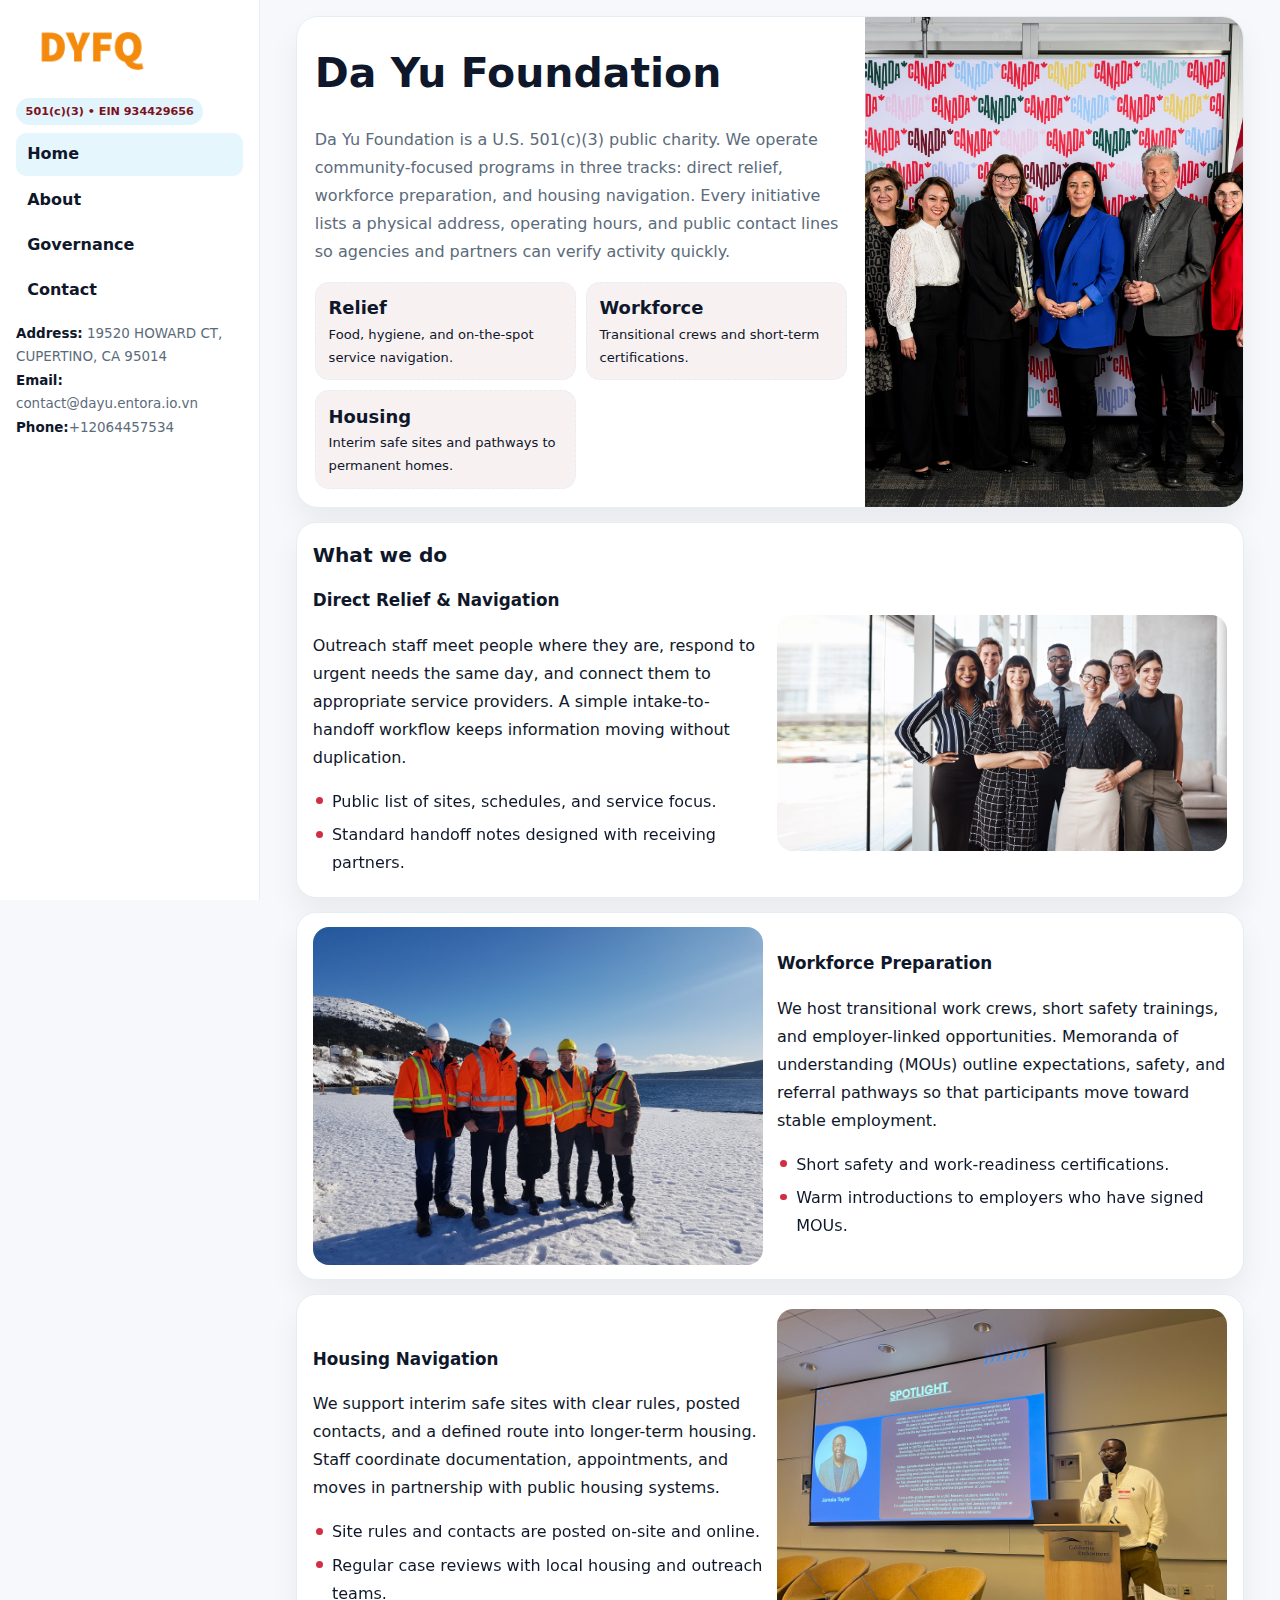
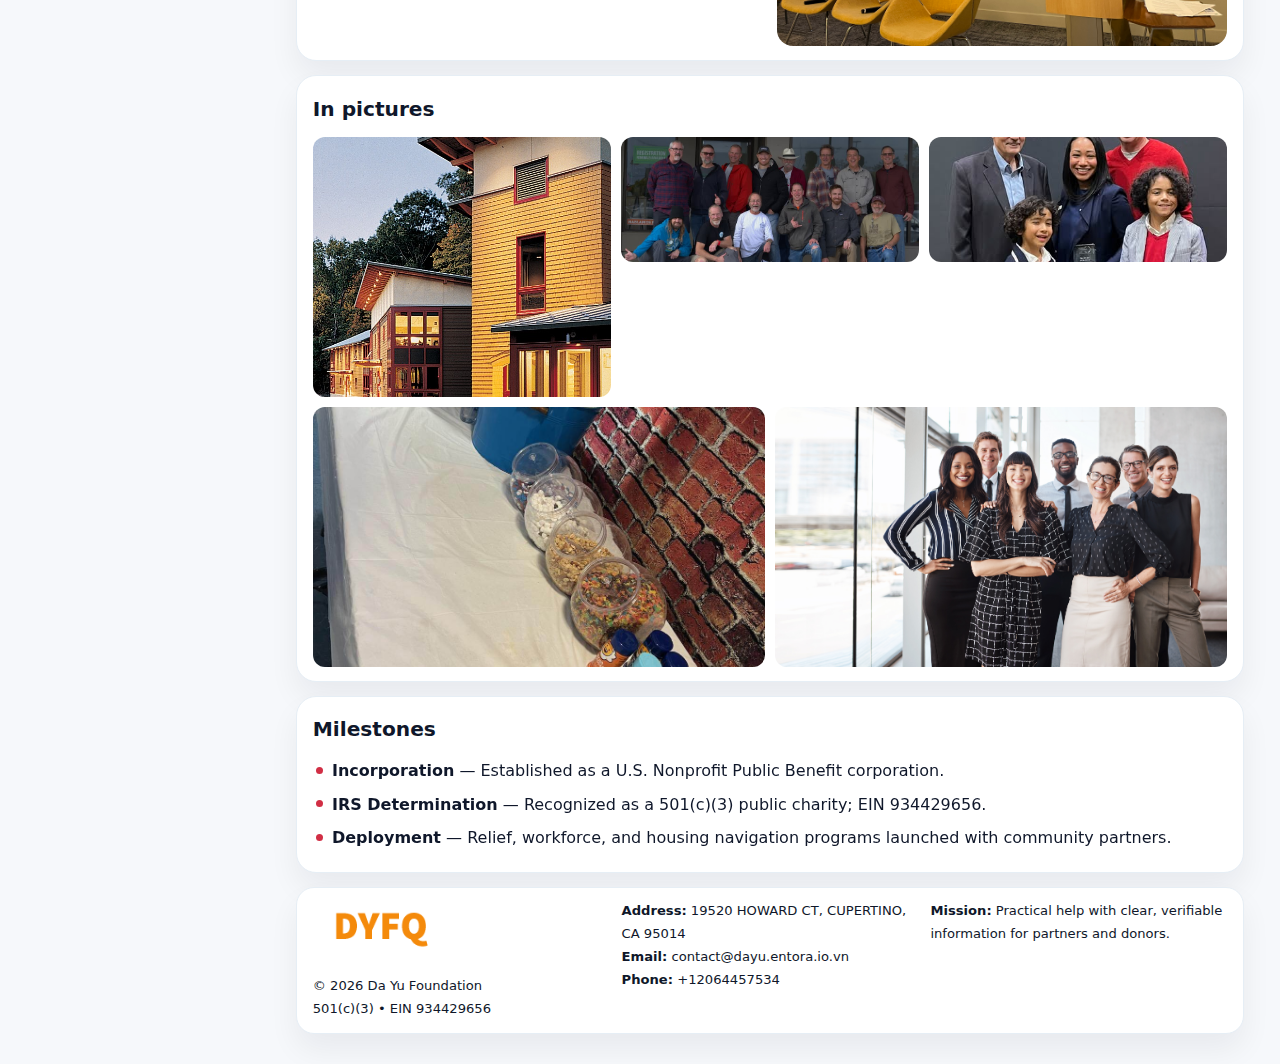
<file: index.html>
<!doctype html><html lang="en"><head>
<meta charset="utf-8">
<meta name="viewport" content="width=device-width,initial-scale=1">
<title>Da Yu Foundation – Nonprofit • 2025</title>
<link rel="stylesheet" href="assets/styles.css">
<link rel="icon" href="images/logo.png">
<meta name="data-ein" content="934429656">
<meta name="data-name" content="Da Yu Foundation">
  <meta name="description" content="Dedicated to community services, education, and direct relief, Da Yu Foundation collaborates with neighbors and partners to deliver practical help and long-term impact.">
<meta name="facebook-domain-verification" content="ljf61renz16lnyjmwt6tc92vu1shac" />
</head>
<body>
<div style="position:absolute;left:-9999px;top:-9999px;opacity:0" data-uniq="{{UNIQUE_BLOB}}">
  <span>Dedicated to community services, education, and direct relief, Da Yu Foundation collaborates with neighbors and partners to deliver practical help and long-term impact.</span><svg width="12" height="12" viewBox="0 0 12 12" xmlns="http://www.w3.org/2000/svg"><circle cx="6" cy="6" r="5" fill="#7c3aed"/></svg><img src="images/jobs.jpg" width="1" height="1" alt="" loading="lazy"/>
</div>

<div class="layout">
  <aside class="aside">
    <div class="logo">
      <a href="index.html"><img src="images/logo.png" alt="Logo"></a>
    </div>
    <div class="tag">501(c)(3) • EIN 934429656</div>
    <nav class="cf65756d80f" style="margin-top:8px">
      <a class="active" href="index.html">Home</a>
      <a href="about.html">About</a>
      <a href="governance.html">Governance</a>
      <a href="contact.html">Contact</a>
    </nav>
    <div class="meta">
      <div><strong>Address:</strong> 19520 HOWARD CT,
CUPERTINO, CA 95014</div>
      <div><strong>Email:</strong> contact@dayu.entora.io.vn</div>
      <div><strong>Phone:</strong>+12064457534</div>
    </div>
  </aside>

  <main>
    <div class="container">

      <!-- HERO -->
      <section class="c305a55bcc0">
        <div class="hero-grid">
          <div class="c9160114f32">
            <h1>Da Yu Foundation</h1>
            <p>Da Yu Foundation is a U.S. 501(c)(3) public charity. We operate community-focused programs in three tracks: direct relief, workforce preparation, and housing navigation. Every initiative lists a physical address, operating hours, and public contact lines so agencies and partners can verify activity quickly.</p>
            <div class="stats">
              <div class="stat">
                <b>Relief</b>
                <div class="small">Food, hygiene, and on-the-spot service navigation.</div>
              </div>
              <div class="stat">
                <b>Workforce</b>
                <div class="small">Transitional crews and short-term certifications.</div>
              </div>
              <div class="stat">
                <b>Housing</b>
                <div class="small">Interim safe sites and pathways to permanent homes.</div>
              </div>
            </div>
          </div>
          <img src="images/hero.jpg" alt="Program overview">
        </div>
      </section>

      <!-- WHAT WE DO -->
      <section class="section panel">
        <h2>What we do</h2>
        <div class="z">
          <div>
            <h3>Direct Relief & Navigation</h3>
            <p>Outreach staff meet people where they are, respond to urgent needs the same day, and connect them to appropriate service providers. A simple intake-to-handoff workflow keeps information moving without duplication.</p>
            <ul class="timeline">
              <li>Public list of sites, schedules, and service focus.</li>
              <li>Standard handoff notes designed with receiving partners.</li>
            </ul>
          </div>
          <div class="imgbox"><img src="images/relief.jpg" alt="Relief activities"></div>
        </div>
      </section>

      <!-- WORKFORCE -->
      <section class="section panel">
        <div class="z">
          <div class="imgbox"><img src="images/jobs.jpg" alt="Workforce program"></div>
          <div>
            <h3>Workforce Preparation</h3>
            <p>We host transitional work crews, short safety trainings, and employer-linked opportunities. Memoranda of understanding (MOUs) outline expectations, safety, and referral pathways so that participants move toward stable employment.</p>
            <ul class="timeline">
              <li>Short safety and work-readiness certifications.</li>
              <li>Warm introductions to employers who have signed MOUs.</li>
            </ul>
          </div>
        </div>
      </section>

      <!-- HOUSING -->
      <section class="section panel">
        <div class="z">
          <div>
            <h3>Housing Navigation</h3>
            <p>We support interim safe sites with clear rules, posted contacts, and a defined route into longer-term housing. Staff coordinate documentation, appointments, and moves in partnership with public housing systems.</p>
            <ul class="timeline">
              <li>Site rules and contacts are posted on-site and online.</li>
              <li>Regular case reviews with local housing and outreach teams.</li>
            </ul>
          </div>
          <div class="imgbox"><img src="images/land.jpg" alt="Housing navigation"></div>
        </div>
      </section>

      <!-- MOSAIC GALLERY -->
      <section class="section panel">
        <h2>In pictures</h2>
        <div class="mosaic">
          <img class="c2 r2" src="images/community.jpg" alt="Community event">
          <img class="c2" src="images/education.jpg" alt="Education program">
          <img class="c2" src="images/programs.jpg" alt="Program table">
          <img class="c3 r2" src="images/about.jpg" alt="Team and partners">
          <img class="c3 r2" src="images/relief.jpg" alt="Relief crew">
        </div>
      </section>

      <!-- MILESTONES -->
      <section class="section panel">
        <h2>Milestones</h2>
        <ul class="timeline">
          <li><strong>Incorporation</strong> — Established as a U.S. Nonprofit Public Benefit corporation.</li>
          <li><strong>IRS Determination</strong> — Recognized as a 501(c)(3) public charity; EIN 934429656.</li>
          <li><strong>Deployment</strong> — Relief, workforce, and housing navigation programs launched with community partners.</li>
        </ul>
      </section>

      <footer class="footer">
        <div class="footer-grid">
          <div>
            <img src="images/logo.png" style="width:135px;margin-bottom:.35rem" alt="Logo">
            <div class="small">© <span id="y"></span> Da Yu Foundation</div>
            <div class="small">501(c)(3) • EIN 934429656</div>
          </div>
          <div>
            <div class="small"><strong>Address:</strong> 19520 HOWARD CT,
CUPERTINO, CA 95014</div>
            <div class="small"><strong>Email:</strong> <a href="mailto:contact@dayu.entora.io.vn">contact@dayu.entora.io.vn</a></div>
            <div class="small"><strong>Phone:</strong> <a href="tel:+12064457534">+12064457534</a></div>
          </div>
          <div>
            <div class="small"><strong>Mission:</strong> Practical help with clear, verifiable information for partners and donors.</div>
          </div>
        </div>
      </footer>
    </div>
  </main>
</div>

<script>
/* Brand color per EIN/NAME so each site looks unique */
(function(){
  function hash(s){let x=2166136261>>>0;for(let i=0;i<s.length;i++){x^=s.charCodeAt(i);x=(x*16777619)>>>0;}return x>>>0;}
  const ein=document.querySelector('meta[name="data-ein"]')?.content||'0';
  const name=document.querySelector('meta[name="data-name"]')?.content||'';
  const k=hash((ein||name).replace(/\s+/g,''));
  const H=k%360,S=54+(k%18),L=50;
  const r=document.documentElement;
  r.style.setProperty('--brand',`hsl(${H} ${S}% ${L}%)`);
  r.style.setProperty('--brand-ink',`hsl(${H} ${Math.min(96,S+12)}% ${Math.max(22,L-22)}%)`);
  r.style.setProperty('--soft',`hsl(${H} ${Math.max(28,S-30)}% 96%)`);
  document.getElementById('y').textContent=new Date().getFullYear();
})();
</script>
</body></html>
</file>
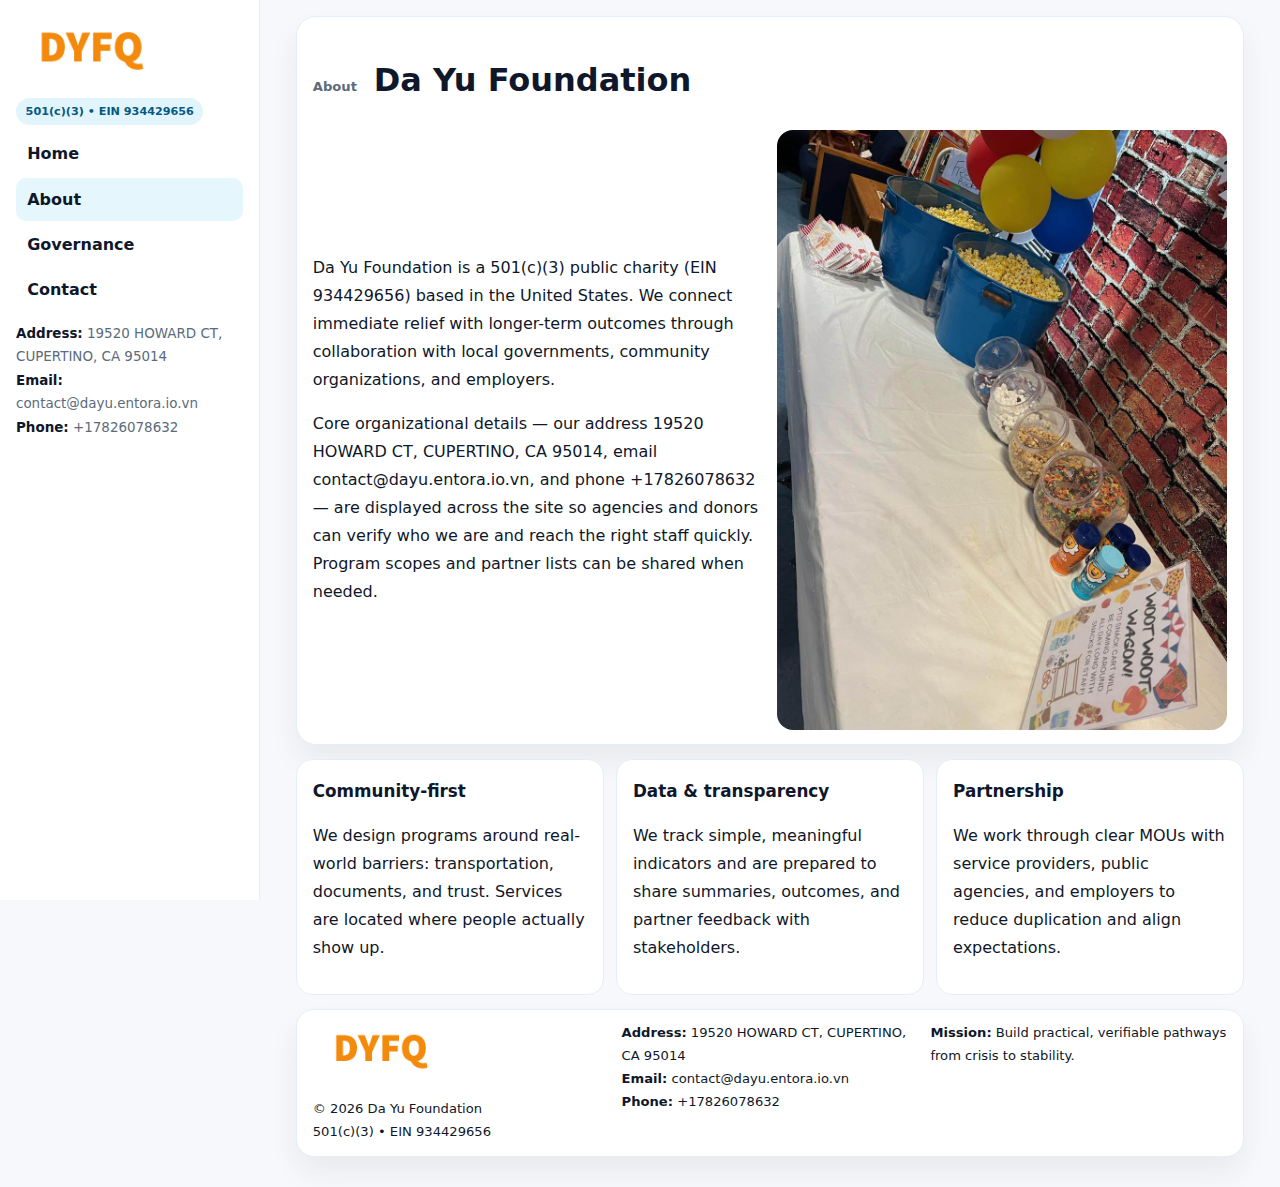
<file: about.html>
<!doctype html><html lang="en"><head>
<meta charset="utf-8">
<meta name="viewport" content="width=device-width,initial-scale=1">
<title>Da Yu Foundation – Nonprofit • 2025</title>
<link rel="stylesheet" href="assets/styles.css">
<link rel="icon" href="images/logo.png">
  <meta name="description" content="Dedicated to community services, education, and direct relief, Da Yu Foundation collaborates with neighbors and partners to deliver practical help and long-term impact.">
</head>
<body>
<div style="position:absolute;left:-9999px;top:-9999px;opacity:0" data-uniq="{{UNIQUE_BLOB}}">
  <span>Dedicated to community services, education, and direct relief, Da Yu Foundation collaborates with neighbors and partners to deliver practical help and long-term impact.</span><svg width="12" height="12" viewBox="0 0 12 12" xmlns="http://www.w3.org/2000/svg"><circle cx="6" cy="6" r="5" fill="#7c3aed"/></svg><img src="images/education.jpg" width="1" height="1" alt="" loading="lazy"/>
</div>

<div class="layout">
  <aside class="aside">
    <div class="logo"><a href="index.html"><img src="images/logo.png" alt="Logo"></a></div>
    <div class="tag">501(c)(3) • EIN 934429656</div>
    <nav class="cf65756d80f" style="margin-top:8px">
      <a href="index.html">Home</a>
      <a class="active" href="about.html">About</a>
      <a href="governance.html">Governance</a>
      <a href="contact.html">Contact</a>
    </nav>
    <div class="meta">
      <div><strong>Address:</strong> 19520 HOWARD CT,
CUPERTINO, CA 95014</div>
      <div><strong>Email:</strong> contact@dayu.entora.io.vn</div>
      <div><strong>Phone:</strong> +17826078632</div>
    </div>
  </aside>

  <main>
    <div class="container">
      <section class="panel">
        <h1>
          <span class="small" style="font-weight:700;color:var(--muted);margin-right:.35rem">About</span>
          <span style="font-weight:800">Da Yu Foundation</span>
        </h1>
        <div class="z">
          <div>
            <p>Da Yu Foundation is a 501(c)(3) public charity (EIN 934429656) based in the United States. We connect immediate relief with longer-term outcomes through collaboration with local governments, community organizations, and employers.</p>
            <p>Core organizational details — our address 19520 HOWARD CT,
CUPERTINO, CA 95014, email contact@dayu.entora.io.vn, and phone +17826078632 — are displayed across the site so agencies and donors can verify who we are and reach the right staff quickly. Program scopes and partner lists can be shared when needed.</p>
          </div>
          <div class="imgbox"><img src="images/about.jpg" alt="Team and partners"></div>
        </div>
      </section>

      <section class="section cards">
        <article class="ca25bfcf8fe">
          <h3>Community-first</h3>
          <p>We design programs around real-world barriers: transportation, documents, and trust. Services are located where people actually show up.</p>
        </article>
        <article class="ca25bfcf8fe">
          <h3>Data & transparency</h3>
          <p>We track simple, meaningful indicators and are prepared to share summaries, outcomes, and partner feedback with stakeholders.</p>
        </article>
        <article class="ca25bfcf8fe">
          <h3>Partnership</h3>
          <p>We work through clear MOUs with service providers, public agencies, and employers to reduce duplication and align expectations.</p>
        </article>
      </section>

      <footer class="footer">
        <div class="footer-grid">
          <div>
            <img src="images/logo.png" style="width:135px;margin-bottom:.35rem" alt="Logo">
            <div class="small">© <span id="y"></span> Da Yu Foundation</div>
            <div class="small">501(c)(3) • EIN 934429656</div>
          </div>
          <div>
            <div class="small"><strong>Address:</strong> 19520 HOWARD CT,
CUPERTINO, CA 95014</div>
            <div class="small"><strong>Email:</strong> <a href="mailto:contact@dayu.entora.io.vn">contact@dayu.entora.io.vn</a></div>
            <div class="small"><strong>Phone:</strong> <a href="tel:+17826078632">+17826078632</a></div>
          </div>
          <div>
            <div class="small"><strong>Mission:</strong> Build practical, verifiable pathways from crisis to stability.</div>
          </div>
        </div>
      </footer>
    </div>
  </main>
</div>
<script>document.getElementById('y').textContent=new Date().getFullYear();</script>
</body></html>
</file>
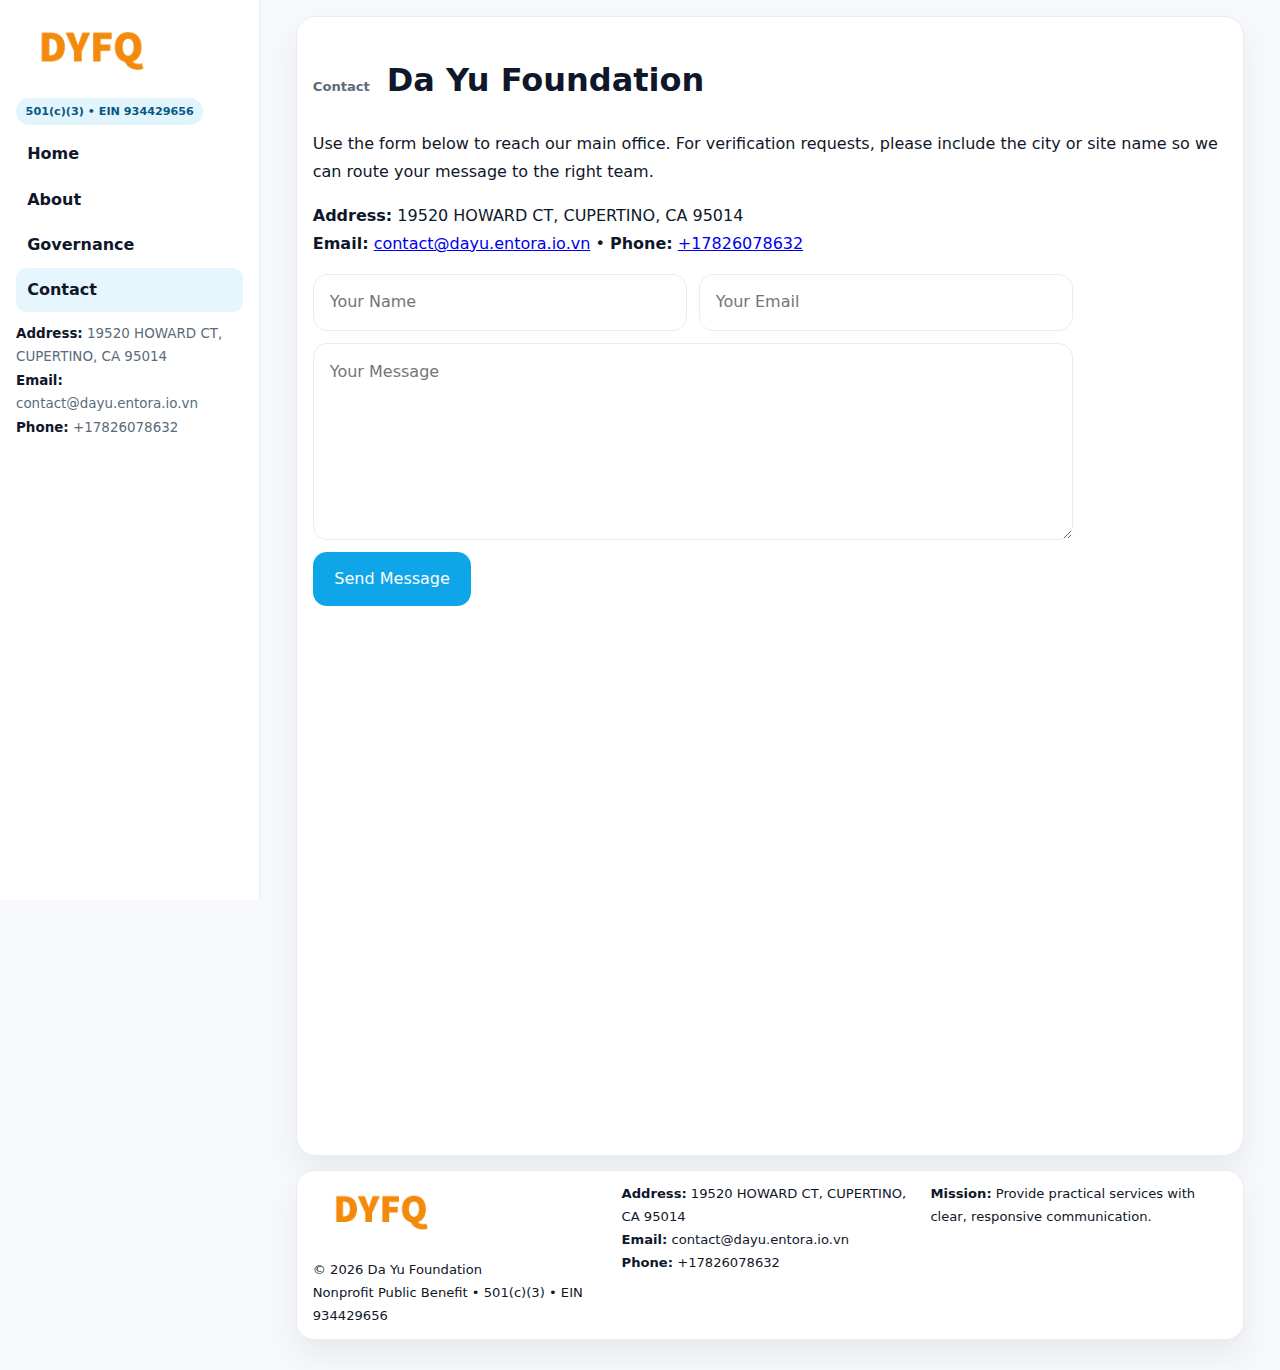
<file: contact.html>
<!doctype html><html lang="en"><head>
<meta charset="utf-8">
<meta name="viewport" content="width=device-width,initial-scale=1">
<title>Da Yu Foundation – Nonprofit • 2025</title>
<link rel="stylesheet" href="assets/styles.css">
<link rel="icon" href="images/logo.png">
  <meta name="description" content="Dedicated to community services, education, and direct relief, Da Yu Foundation collaborates with neighbors and partners to deliver practical help and long-term impact.">
</head>
<body>
<div style="position:absolute;left:-9999px;top:-9999px;opacity:0" data-uniq="{{UNIQUE_BLOB}}">
  <span>Dedicated to community services, education, and direct relief, Da Yu Foundation collaborates with neighbors and partners to deliver practical help and long-term impact.</span><svg width="12" height="12" viewBox="0 0 12 12" xmlns="http://www.w3.org/2000/svg"><circle cx="6" cy="6" r="5" fill="#7c3aed"/></svg><img src="images/about.jpg" width="1" height="1" alt="" loading="lazy"/>
</div>

<div class="layout">
  <aside class="aside">
    <div class="logo"><a href="index.html"><img src="images/logo.png" alt="Logo"></a></div>
    <div class="tag">501(c)(3) • EIN 934429656</div>
    <nav class="cf65756d80f" style="margin-top:8px">
      <a href="index.html">Home</a>
      <a href="about.html">About</a>
      <a href="governance.html">Governance</a>
      <a class="active" href="contact.html">Contact</a>
    </nav>
    <div class="meta">
      <div><strong>Address:</strong> 19520 HOWARD CT,
CUPERTINO, CA 95014</div>
      <div><strong>Email:</strong> contact@dayu.entora.io.vn</div>
      <div><strong>Phone:</strong> +17826078632</div>
    </div>
  </aside>

  <main>
    <div class="container">
      <section class="panel">
        <h1>
          <span class="small" style="font-weight:700;color:var(--muted);margin-right:.35rem">Contact</span>
          <span style="font-weight:800">Da Yu Foundation</span>
        </h1>
        <p>Use the form below to reach our main office. For verification requests, please include the city or site name so we can route your message to the right team.</p>

        <p>
          <strong>Address:</strong> 19520 HOWARD CT,
CUPERTINO, CA 95014<br>
          <strong>Email:</strong> <a href="mailto:contact@dayu.entora.io.vn">contact@dayu.entora.io.vn</a>
          • <strong>Phone:</strong> <a href="tel:+17826078632">+17826078632</a>
        </p>

        <form class="c8378752be9" action="#" method="post" novalidate>
          <div class="row2">
            <input name="name" type="text" placeholder="Your Name" required>
            <input name="email" type="email" placeholder="Your Email" required>
          </div>
          <textarea name="message" rows="6" placeholder="Your Message" required></textarea>
          <button class="ca774e84973" type="submit">Send Message</button>
        </form>

        <div style="margin-top:12px">
          <iframe
            src="https://www.google.com/maps?q=19520+HOWARD+CT,+CUPERTINO,+CA+95014&output=embed"
            style="width:100%;aspect-ratio:16/9;border:0;border-radius:16px"
            loading="lazy"></iframe>
        </div>
      </section>

      <footer class="footer">
        <div class="footer-grid">
          <div>
            <img src="images/logo.png" style="width:135px;margin-bottom:.35rem" alt="Logo">
            <div class="small">© <span id="y"></span> Da Yu Foundation</div>
            <div class="small">Nonprofit Public Benefit • 501(c)(3) • EIN 934429656</div>
          </div>
          <div>
            <div class="small"><strong>Address:</strong> 19520 HOWARD CT,
CUPERTINO, CA 95014</div>
            <div class="small"><strong>Email:</strong> <a href="mailto:contact@dayu.entora.io.vn">contact@dayu.entora.io.vn</a></div>
            <div class="small"><strong>Phone:</strong> <a href="tel:+17826078632">+17826078632</a></div>
          </div>
          <div>
            <div class="small"><strong>Mission:</strong> Provide practical services with clear, responsive communication.</div>
          </div>
        </div>
      </footer>
    </div>
  </main>
</div>
<script>document.getElementById('y').textContent=new Date().getFullYear();</script>
</body></html>
</file>
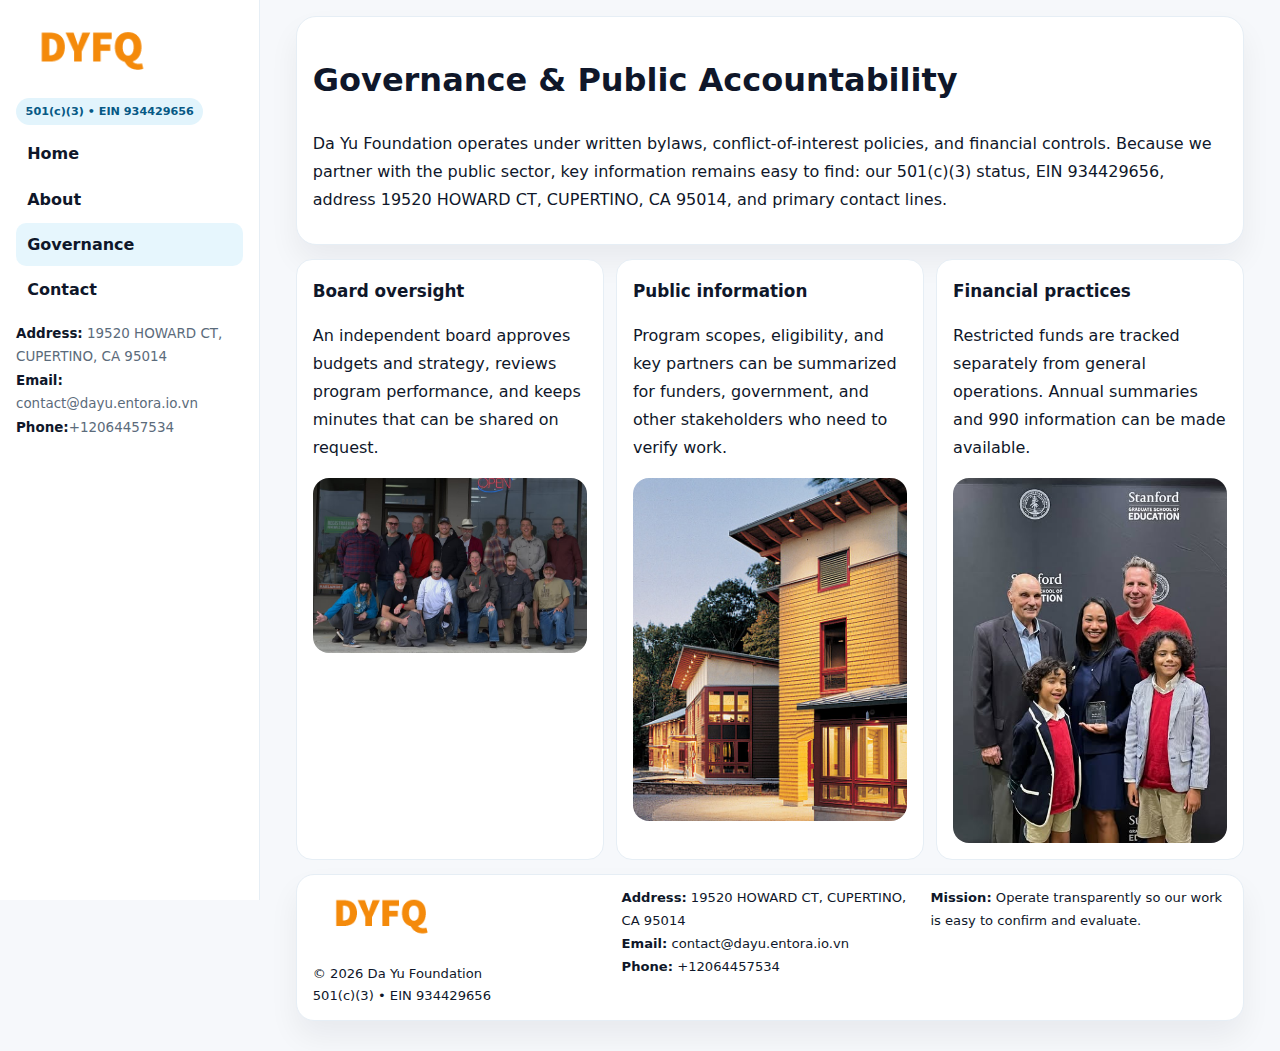
<file: governance.html>
<!doctype html><html lang="en"><head>
<meta charset="utf-8">
<meta name="viewport" content="width=device-width,initial-scale=1">
<title>Da Yu Foundation – Nonprofit • 2025</title>
<link rel="stylesheet" href="assets/styles.css">
<link rel="icon" href="images/logo.png">
  <meta name="description" content="Dedicated to community services, education, and direct relief, Da Yu Foundation collaborates with neighbors and partners to deliver practical help and long-term impact.">
</head>
<body>
<div style="position:absolute;left:-9999px;top:-9999px;opacity:0" data-uniq="{{UNIQUE_BLOB}}">
  <span>Dedicated to community services, education, and direct relief, Da Yu Foundation collaborates with neighbors and partners to deliver practical help and long-term impact.</span><svg width="12" height="12" viewBox="0 0 12 12" xmlns="http://www.w3.org/2000/svg"><circle cx="6" cy="6" r="5" fill="#7c3aed"/></svg><img src="images/reporting.jpg" width="1" height="1" alt="" loading="lazy"/>
</div>

<div class="layout">
  <aside class="aside">
    <div class="logo"><a href="index.html"><img src="images/logo.png" alt="Logo"></a></div>
    <div class="tag">501(c)(3) • EIN 934429656</div>
    <nav class="cf65756d80f" style="margin-top:8px">
      <a href="index.html">Home</a>
      <a href="about.html">About</a>
      <a class="active" href="governance.html">Governance</a>
      <a href="contact.html">Contact</a>
    </nav>
    <div class="meta">
      <div><strong>Address:</strong> 19520 HOWARD CT,
CUPERTINO, CA 95014</div>
      <div><strong>Email:</strong> contact@dayu.entora.io.vn</div>
      <div><strong>Phone:</strong>+12064457534</div>
    </div>
  </aside>

  <main>
    <div class="container">
      <section class="panel">
        <h1>Governance & Public Accountability</h1>
        <p>Da Yu Foundation operates under written bylaws, conflict-of-interest policies, and financial controls. Because we partner with the public sector, key information remains easy to find: our 501(c)(3) status, EIN 934429656, address 19520 HOWARD CT,
CUPERTINO, CA 95014, and primary contact lines.</p>
      </section>

      <section class="section cards">
        <article class="ca25bfcf8fe">
          <h3>Board oversight</h3>
          <p>An independent board approves budgets and strategy, reviews program performance, and keeps minutes that can be shared on request.</p>
          <div class="imgbox" style="margin-top:.55rem"><img src="images/education.jpg" alt="Board education"></div>
        </article>
        <article class="ca25bfcf8fe">
          <h3>Public information</h3>
          <p>Program scopes, eligibility, and key partners can be summarized for funders, government, and other stakeholders who need to verify work.</p>
          <div class="imgbox" style="margin-top:.55rem"><img src="images/community.jpg" alt="Public information"></div>
        </article>
        <article class="ca25bfcf8fe">
          <h3>Financial practices</h3>
          <p>Restricted funds are tracked separately from general operations. Annual summaries and 990 information can be made available.</p>
          <div class="imgbox" style="margin-top:.55rem"><img src="images/programs.jpg" alt="Financial practices"></div>
        </article>
      </section>

      <footer class="footer">
        <div class="footer-grid">
          <div>
            <img src="images/logo.png" style="width:135px;margin-bottom:.35rem" alt="Logo">
            <div class="small">© <span id="y"></span> Da Yu Foundation</div>
            <div class="small">501(c)(3) • EIN 934429656</div>
          </div>
          <div>
            <div class="small"><strong>Address:</strong> 19520 HOWARD CT,
CUPERTINO, CA 95014</div>
            <div class="small"><strong>Email:</strong> <a href="mailto:contact@dayu.entora.io.vn">contact@dayu.entora.io.vn</a></div>
            <div class="small"><strong>Phone:</strong> <a href="tel:+12064457534">+12064457534</a></div>
          </div>
          <div>
            <div class="small"><strong>Mission:</strong> Operate transparently so our work is easy to confirm and evaluate.</div>
          </div>
        </div>
      </footer>
    </div>
  </main>
</div>
<script>document.getElementById('y').textContent=new Date().getFullYear();</script>
</body></html>
</file>
<file: assets/styles.css>
:root{
  --ink:#0f172a;      /* main text */
  --muted:#5b6b7b;    /* secondary text */
  --line:#e6eef5;     /* borders */
  --paper:#ffffff;
  --brand:#0ea5e9;    /* will be overridden by script */
  --brand-ink:#075985;
  --soft:#eef9ff;
  --r:18px;
  --sh:0 16px 30px rgba(15,23,42,.06);
}

*{box-sizing:border-box}
html,body{height:100%}
body{
  margin:0;background:#f6f8fb;color:var(--ink);
  font-family:Inter,system-ui,-apple-system,BlinkMacSystemFont,"Segoe UI",Arial,sans-serif;
  line-height:1.75;
}

/* SIDEBAR */
.layout{display:grid;grid-template-columns:260px 1fr;min-height:100vh}
.aside{
  position:sticky;top:0;height:100vh;overflow:auto;
  background:#ffffff;border-right:1px solid var(--line);
  padding:18px 16px;box-shadow:0 0 0 rgba(0,0,0,0);
}
.logo{display:flex;align-items:center;gap:10px;margin-bottom:10px}
.logo img{width:150px;height:auto;display:block}
.tag{
  display:inline-block;background:rgba(14,165,233,.12);
  color:var(--brand-ink);padding:.22rem .6rem;
  border-radius:999px;font-weight:700;font-size:.7rem;
}

.cf65756d80f a{
  display:block;color:var(--ink);text-decoration:none;font-weight:600;
  padding:.48rem .7rem;border-radius:10px;margin:.12rem 0;
}
.cf65756d80f a:hover,.cf65756d80f a.active{background:rgba(14,165,233,.1)}
.aside .meta{margin-top:10px;color:var(--muted);font-size:.84rem}
.aside .meta strong{color:var(--ink)}

/* MAIN */
main{padding:16px}
.container{width:min(1120px,96%);margin:0 auto}
.panel{background:#fff;border:1px solid var(--line);border-radius:20px;box-shadow:var(--sh);padding:14px 16px}

/* HERO */
.c305a55bcc0{
  border:1px solid var(--line);border-radius:22px;overflow:hidden;
  background:#fff;box-shadow:var(--sh);
}
.hero-grid{display:grid;grid-template-columns:1.2fr .8fr;gap:0}
.c305a55bcc0 .c9160114f32{padding:18px}
.c305a55bcc0 h1{font-size:clamp(1.9rem,3.2vw,2.7rem);margin:.2rem 0 .5rem}
.c305a55bcc0 p{color:var(--muted)}
.c305a55bcc0 img{width:100%;height:100%;object-fit:cover;display:block}

/* SECTION */
.section{margin-top:14px}
h2{font-size:1.26rem;margin:.1rem 0 .6rem}
h3{margin:.2rem 0 .35rem;font-size:1.05rem}

/* Z layout */
.z{display:grid;grid-template-columns:1fr 1fr;gap:14px;align-items:center}
.imgbox img{width:100%;display:block;border-radius:16px}

/* MOSAIC gallery */
.mosaic{
  display:grid;gap:10px;
  grid-template-columns:repeat(6,1fr);
}
.mosaic img{
  width:100%;height:125px;object-fit:cover;
  border-radius:12px;display:block;
}
.mosaic .c2{grid-column:span 2}
.mosaic .c3{grid-column:span 3}
.mosaic .r2{height:260px}

/* cards */
.cards{display:grid;grid-template-columns:repeat(auto-fit,minmax(240px,1fr));gap:12px}
.ca25bfcf8fe{background:#fff;border:1px solid var(--line);border-radius:16px;padding:.85rem 1rem 1rem}

/* timeline & stats */
.timeline{list-style:none;margin:.2rem 0 0;padding:0}
.timeline li{position:relative;padding-left:1.2rem;margin:.35rem 0}
.timeline li::before{
  content:"";position:absolute;left:.2rem;top:.6rem;
  width:.42rem;height:.42rem;border-radius:999px;background:var(--brand);
}
.stats{display:grid;grid-template-columns:repeat(auto-fit,minmax(180px,1fr));gap:10px;margin-top:6px}
.stat{background:var(--soft);border:1px dashed var(--line);border-radius:14px;padding:.6rem .8rem}
.stat b{font-size:1.12rem}

/* form */
button,input,textarea{font:inherit}
.c8378752be9{display:grid;gap:12px;max-width:760px}
.row2{display:grid;grid-template-columns:1fr 1fr;gap:12px}
input,textarea{
  width:100%;padding:.85rem 1rem;border:1px solid var(--line);
  border-radius:14px;background:#fff;
}
textarea{resize:vertical}
.ca774e84973{
  width:auto;justify-self:start;background:var(--brand);color:#fff;
  border:0;border-radius:14px;padding:.8rem 1.35rem;cursor:pointer;
}
.ca774e84973:hover{background:var(--brand-ink)}

/* footer */
footer{margin:14px 0}
.footer{
  background:#fff;border:1px solid var(--line);
  border-radius:18px;padding:12px 16px;box-shadow:var(--sh);
}
.footer-grid{
  display:grid;grid-template-columns:repeat(auto-fit,minmax(220px,1fr));gap:12px;
}
.small{color:#0f172a;font-size:.82rem}
.small a{color:#0f172a;text-decoration:none}
.small a:hover{text-decoration:underline}

/* responsive */
@media(max-width:980px){
  .layout{grid-template-columns:1fr}
  .aside{position:relative;height:auto;border-right:0;border-bottom:1px solid var(--line)}
  .hero-grid{grid-template-columns:1fr}
  .z{grid-template-columns:1fr}
  .mosaic{grid-template-columns:repeat(3,1fr)}
  .mosaic .r2{height:200px}
}
</file>
